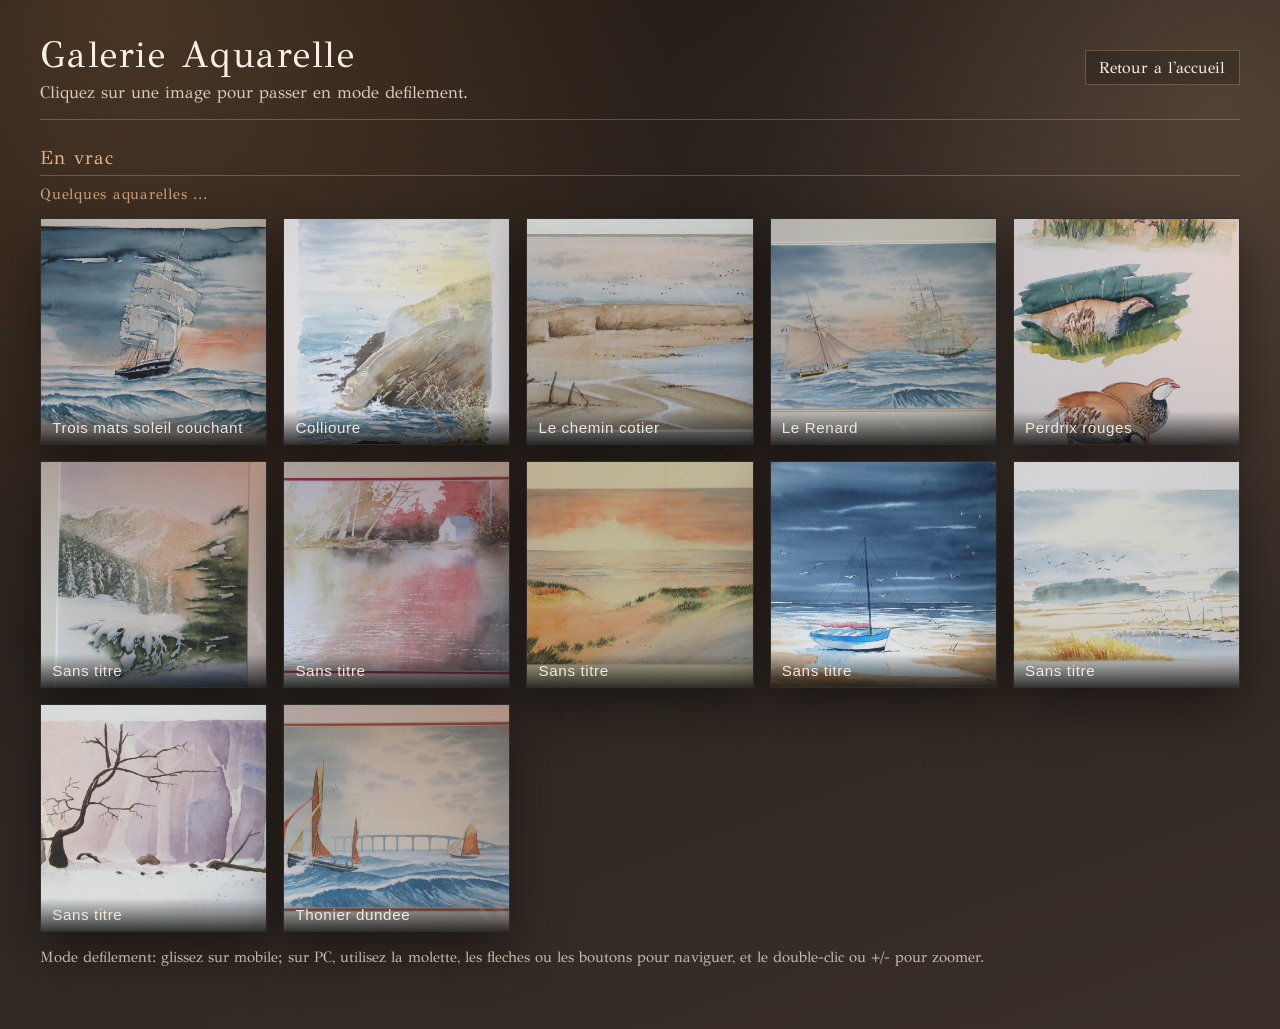
<file: html/gallery_aquarelle.html>
<!DOCTYPE html><html lang="fr"><head><meta charset="utf-8"><meta name="viewport" content="width=device-width,initial-scale=1"><meta name="description" content="Découvrez les aquarelles de Bruno Lhomet, entre paysages, marines et créations originales."><title>Galerie Aquarelle | Bruno Lhomet</title><link rel="canonical" href="https://brunolhomet.com/html/gallery_aquarelle.html"><script type="module" crossorigin src="../assets/galleryAquarelle-DaB3eDnq.js"></script><link rel="modulepreload" crossorigin href="../assets/translation-Du7D4PGe.js"><link rel="modulepreload" crossorigin href="../assets/protect-B8ecsCdI.js"><link rel="modulepreload" crossorigin href="../assets/gallery-CwNlGW-A.js"><link rel="stylesheet" crossorigin href="../assets/gallery-CDSRCGUn.css"></head><body><main class="page"><header class="topbar"><div><h1 id="gallery_aquarelle-title"></h1><p class="subtitle" id="gallery_aquarelle-subtitle"></p></div><div class="topbar-actions"><a class="back-link" href="../index.html#work" id="gallery_aquarelle-back_link"></a></div></header><div class="gallery-parts" id="gallery-grid" aria-label="Galerie d'oeuvres a l'aquarelle"><section class="gallery-part" aria-label="En vrac"><h2 class="gallery-part-title" id="gallery_aquarelle-section-en_vrac"></h2><h3 class="gallery-part-subtitle" id="gallery_aquarelle-section-en_vrac_subtitle"></h3><div class="gallery-grid"><button class="thumb-btn" type="button"><img src="../assets/gallery_aquarelle_3_mats_soleil_couchant_thumbnails-Bzcb3eLE.JPG" alt="Trois mats soleil couchant" loading="lazy"> <span class="thumb-label">Trois mats soleil couchant</span></button> <button class="thumb-btn" type="button"><img src="../assets/gallery_aquarelle_collioure_thumbnails-CeltjNJU.JPG" alt="Collioure" loading="lazy"> <span class="thumb-label">Collioure</span></button> <button class="thumb-btn" type="button"><img src="../assets/gallery_aquarelle_le_chemin_cotier_thumbnails-BIZKsGcN.jpg" alt="Le chemin cotier" loading="lazy"> <span class="thumb-label">Le chemin cotier</span></button> <button class="thumb-btn" type="button"><img src="../assets/gallery_aquarelle_le_renard_thumbnails-DcvKiOub.JPG" alt="Le Renard" loading="lazy"> <span class="thumb-label">Le Renard</span></button> <button class="thumb-btn" type="button"><img src="../assets/gallery_aquarelle_perdrix_rouges_thumbnails-C4qwUUDa.JPG" alt="Perdrix rouges" loading="lazy"> <span class="thumb-label">Perdrix rouges</span></button> <button class="thumb-btn" type="button"><img src="../assets/gallery_aquarelle_sans_titre_1_thumbnails-j6rqiBiE.JPG" alt="Sans titre" loading="lazy"> <span class="thumb-label">Sans titre</span></button> <button class="thumb-btn" type="button"><img src="../assets/gallery_aquarelle_sans_titre_2_thumbnails-Dx08GEeb.JPG" alt="Sans titre" loading="lazy"> <span class="thumb-label">Sans titre</span></button> <button class="thumb-btn" type="button"><img src="../assets/gallery_aquarelle_sans_titre_3_thumbnails-B8XZhZog.JPG" alt="Sans titre" loading="lazy"> <span class="thumb-label">Sans titre</span></button> <button class="thumb-btn" type="button"><img src="../assets/gallery_aquarelle_sans_titre_4_thumbnails-B6YqS3kz.JPG" alt="Sans titre" loading="lazy"> <span class="thumb-label">Sans titre</span></button> <button class="thumb-btn" type="button"><img src="../assets/gallery_aquarelle_sans_titre_5_thumbnails-DtZzaiUm.JPG" alt="Sans titre" loading="lazy"> <span class="thumb-label">Sans titre</span></button> <button class="thumb-btn" type="button"><img src="../assets/gallery_aquarelle_sans_titre_6_thumbnails-DKAY-7zp.JPG" alt="Sans titre" loading="lazy"> <span class="thumb-label">Sans titre</span></button> <button class="thumb-btn" type="button"><img src="../assets/gallery_aquarelle_thonier_dundee_thumbnails-CWJ3w40R.JPG" alt="Thonier dundee" loading="lazy"> <span class="thumb-label">Thonier dundee</span></button></div></section></div><p class="note" id="gallery_aquarelle-note"></p></main><aside class="lightbox" id="lightbox" aria-hidden="true" aria-label="Visionneuse plein ecran"><div class="lightbox-header"><div class="lightbox-hint" id="gallery_aquarelle-lightbox-hint">Mode defilement actif</div><div class="lightbox-actions"><button class="close-btn icon-btn fullscreen-btn" id="fullscreen-btn" type="button" aria-label="Activer le plein ecran" title="Activer le plein ecran"><span class="icon icon-expand" aria-hidden="true"></span> <span class="sr-only" id="gallery_aquarelle-lightbox-fullscreen_text">Plein ecran</span></button> <button class="close-btn icon-btn" id="close-btn" type="button" aria-label="Fermer la visionneuse" title="Fermer la visionneuse"><span class="icon icon-close" aria-hidden="true"></span> <span class="sr-only" id="gallery_aquarelle-lightbox-close_text">Fermer</span></button></div></div><div class="slider-wrap"><button class="nav-btn" id="prev-btn" type="button" aria-label="Image precedente">&#10094;</button><div class="slider" id="slider"><figure class="slide" data-label="Trois mats soleil couchant - aquarelle"><img src="../assets/gallery_aquarelle_3_mats_soleil_couchant-OrEGH1F3.JPG" alt="Trois mats soleil couchant - aquarelle"></figure><figure class="slide" data-label="Collioure - aquarelle"><img src="../assets/gallery_aquarelle_collioure-BhkK6vpG.JPG" alt="Collioure - aquarelle"></figure><figure class="slide" data-label="Le chemin cotier - aquarelle"><img src="../assets/gallery_aquarelle_le_chemin_cotier-C9dUHDm8.jpg" alt="Le chemin cotier - aquarelle"></figure><figure class="slide" data-label="Le Renard - aquarelle"><img src="../assets/gallery_aquarelle_le_renard-QwmmWNVA.JPG" alt="Le Renard - aquarelle"></figure><figure class="slide" data-label="Perdrix rouges - aquarelle"><img src="../assets/gallery_aquarelle_perdrix_rouges-ChK574OZ.JPG" alt="Perdrix rouges - aquarelle"></figure><figure class="slide" data-label="Sans titre - aquarelle"><img src="../assets/gallery_aquarelle_sans_titre_1-DQJfa0Sr.JPG" alt="Sans titre - aquarelle"></figure><figure class="slide" data-label="Sans titre - aquarelle"><img src="../assets/gallery_aquarelle_sans_titre_2-BAmRzkuc.JPG" alt="Sans titre - aquarelle"></figure><figure class="slide" data-label="Sans titre - aquarelle"><img src="../assets/gallery_aquarelle_sans_titre_3-CGR8qwNj.JPG" alt="Sans titre - aquarelle"></figure><figure class="slide" data-label="Sans titre - aquarelle"><img src="../assets/gallery_aquarelle_sans_titre_4-BlrvPCyE.JPG" alt="Sans titre - aquarelle"></figure><figure class="slide" data-label="Sans titre - aquarelle"><img src="../assets/gallery_aquarelle_sans_titre_5-CbuBpRob.JPG" alt="Sans titre - aquarelle"></figure><figure class="slide" data-label="Sans titre - aquarelle"><img src="../assets/gallery_aquarelle_sans_titre_6-C_tIv58a.JPG" alt="Sans titre - aquarelle"></figure><figure class="slide" data-label="Thonier dundee - aquarelle"><img src="../assets/gallery_aquarelle_thonier_dundee-DXL64iw-.JPG" alt="Thonier dundee - aquarelle"></figure></div><button class="nav-btn" id="next-btn" type="button" aria-label="Image suivante">&#10095;</button></div><div class="caption" id="caption"></div><div class="counter" id="counter"></div></aside></body></html>
</file>
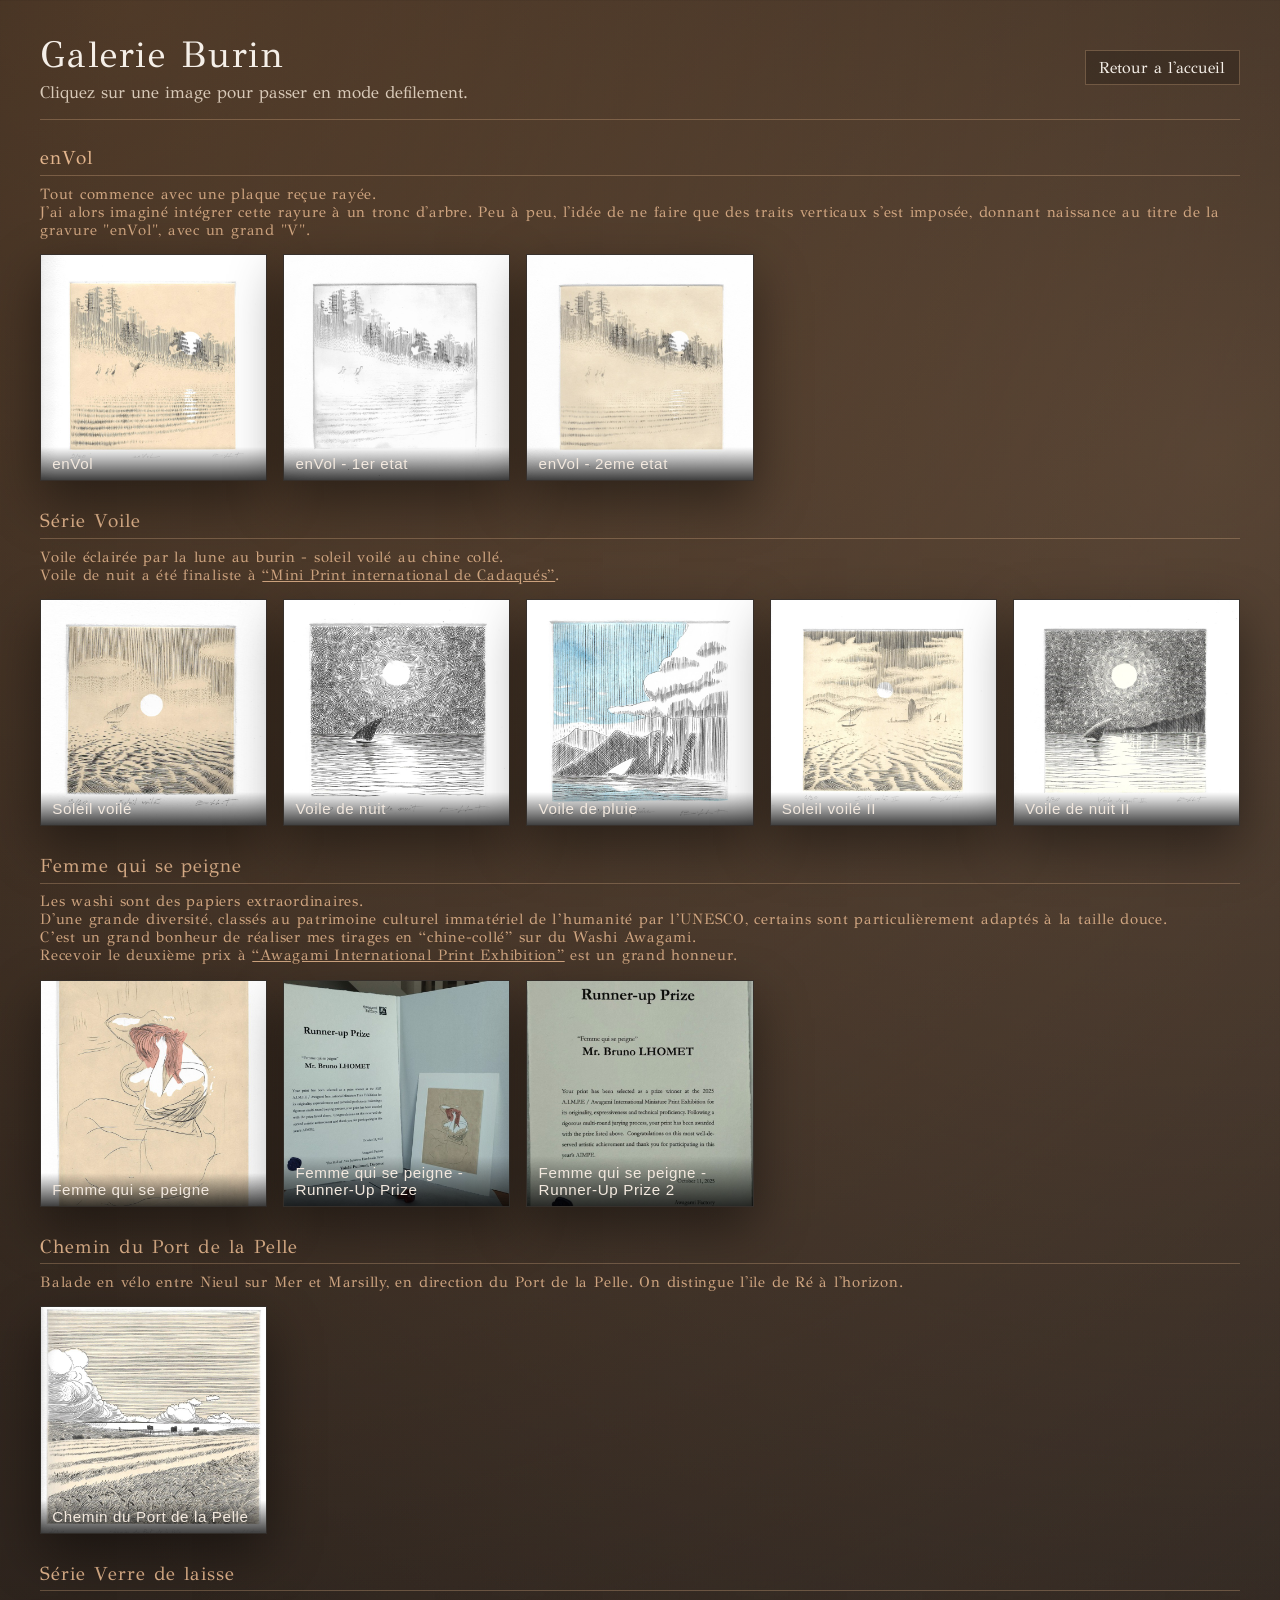
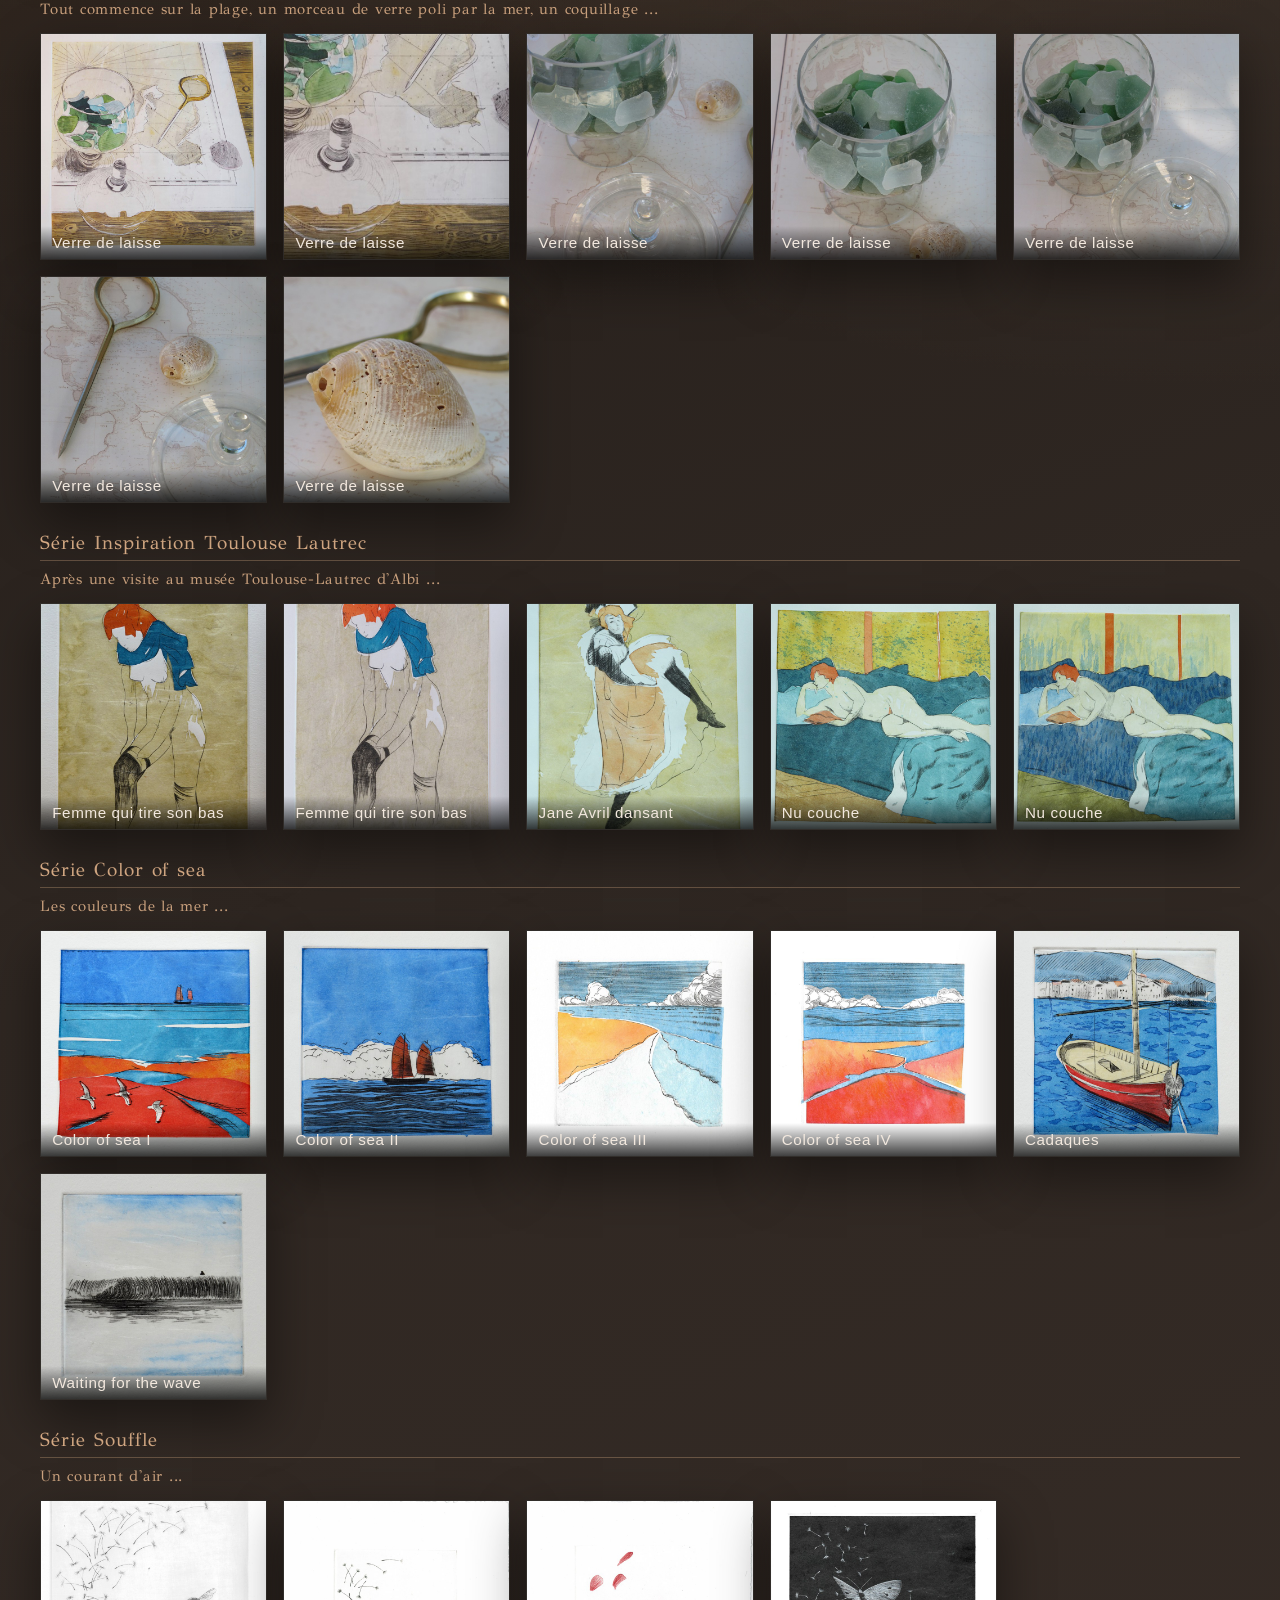
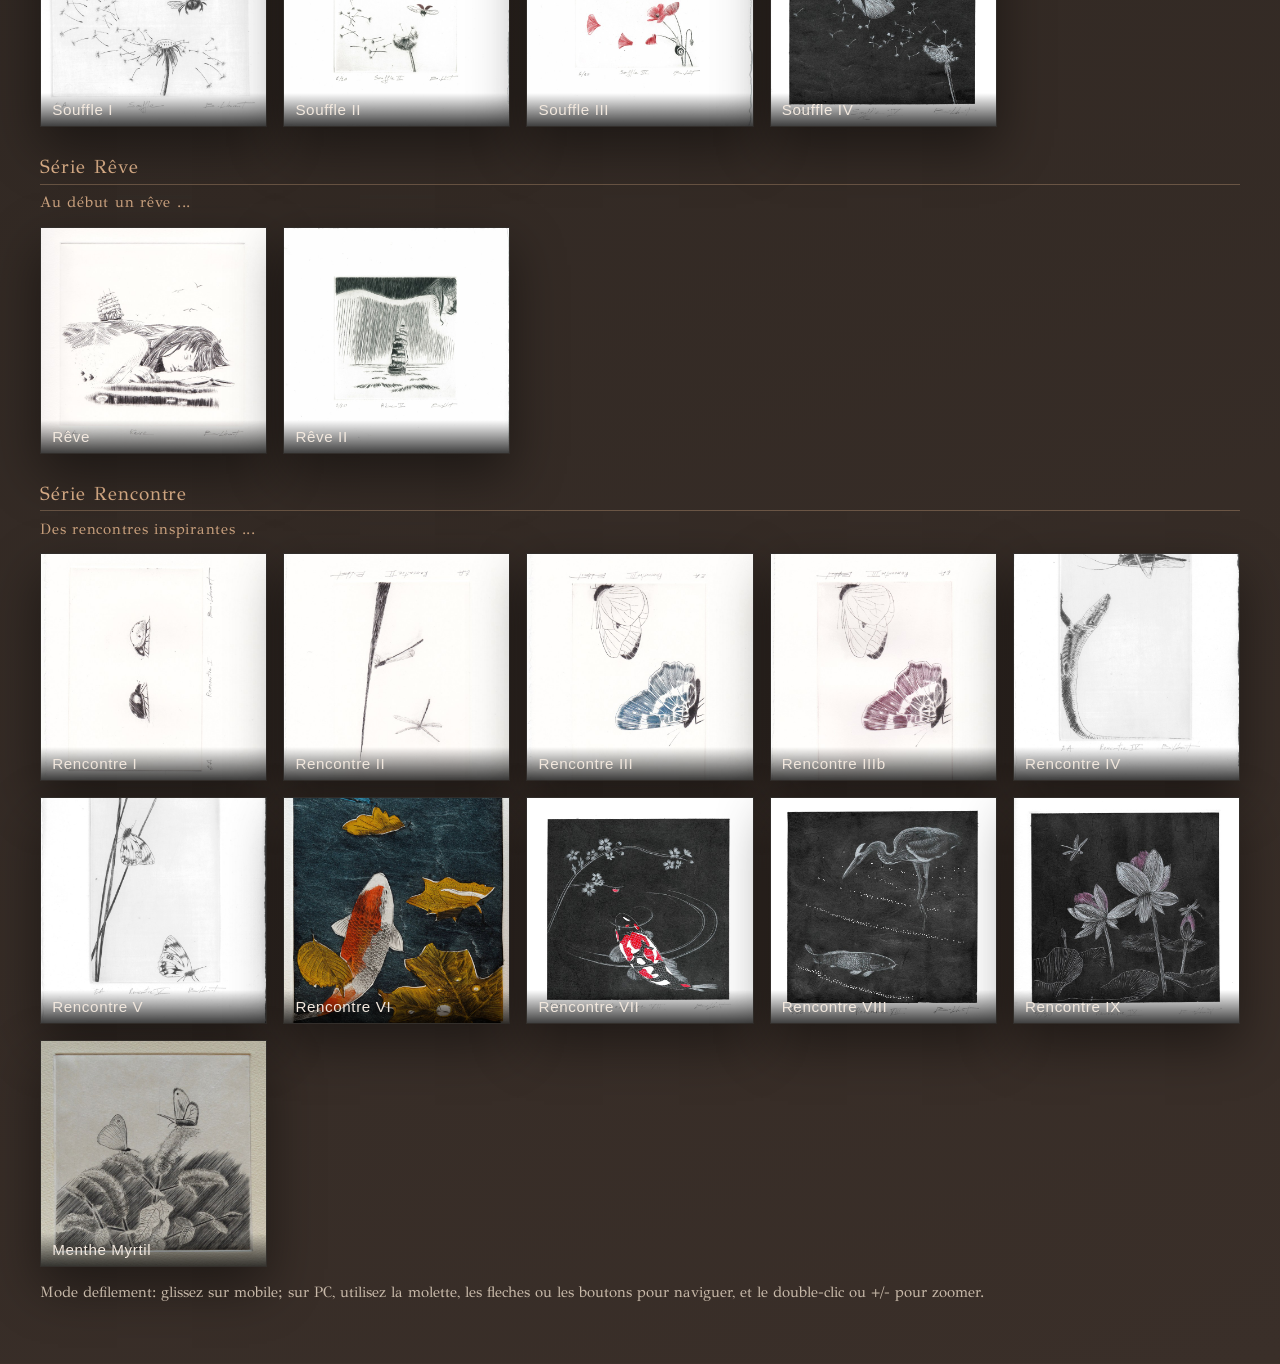
<file: html/gallery_burin.html>
<!DOCTYPE html><html lang="fr"><head><meta charset="utf-8"><meta name="viewport" content="width=device-width,initial-scale=1"><meta name="description" content="Explorez les gravures au burin de Bruno Lhomet, séries originales et états de création."><title>Galerie Burin | Bruno Lhomet</title><link rel="canonical" href="https://brunolhomet.com/html/gallery_burin.html"><script type="module" crossorigin src="../assets/galleryBurin-DaB3eDnq.js"></script><link rel="modulepreload" crossorigin href="../assets/translation-Du7D4PGe.js"><link rel="modulepreload" crossorigin href="../assets/protect-B8ecsCdI.js"><link rel="modulepreload" crossorigin href="../assets/gallery-CwNlGW-A.js"><link rel="stylesheet" crossorigin href="../assets/gallery-CDSRCGUn.css"></head><body><main class="page"><header class="topbar"><div><h1 id="gallery_burin-title"></h1><p class="subtitle" id="gallery_burin-subtitle"></p></div><div class="topbar-actions"><a class="back-link" href="../index.html#work" id="gallery_burin-back_link"></a></div></header><div class="gallery-parts" id="gallery-grid" aria-label="Galerie d'oeuvres au burin"><section class="gallery-part" aria-label="enVol"><h2 class="gallery-part-title" id="gallery_burin-section-en_vol"></h2><h3 class="gallery-part-subtitle" id="gallery_burin-section-en_vol_subtitle"></h3><div class="gallery-grid"><button class="thumb-btn" type="button"><img src="../assets/gallery_burin_enVol_thumbnails-BtU6GZFD.jpg" alt="enVol" loading="lazy"> <span class="thumb-label">enVol</span></button> <button class="thumb-btn" type="button"><img src="../assets/gallery_burin_enVol_1erEtat_thumbnails-CPkmSVS4.jpg" alt="enVol - 1er etat" loading="lazy"> <span class="thumb-label">enVol - 1er etat</span></button> <button class="thumb-btn" type="button"><img src="../assets/gallery_burin_enVol_2emeEtat_thumbnails-C4RVg-xO.jpg" alt="enVol - 2eme etat" loading="lazy"> <span class="thumb-label">enVol - 2eme etat</span></button></div></section><section class="gallery-part" aria-label="Serie Voile"><h2 class="gallery-part-title" id="gallery_burin-section-voile"></h2><h3 class="gallery-part-subtitle" id="gallery_burin-section-voile_subtitle"></h3><div class="gallery-grid"><button class="thumb-btn" type="button"><img src="../assets/gallery_burin_soleil_voile_thumbnails-8gC5PLfc.jpg" alt="Soleil voilé" loading="lazy"> <span class="thumb-label">Soleil voilé</span></button> <button class="thumb-btn" type="button"><img src="../assets/gallery_burin_voile_de_nuit_thumbnails-Bfprj_An.jpg" alt="Voile de nuit" loading="lazy"> <span class="thumb-label">Voile de nuit</span></button> <button class="thumb-btn" type="button"><img src="../assets/gallery_burin_voile_de_%20pluie_thumbnails-BWMRUacp.jpg" alt="Voile de pluie" loading="lazy"> <span class="thumb-label">Voile de pluie</span></button> <button class="thumb-btn" type="button"><img src="../assets/gallery_burin_soleil_voile_II_thumbnails-DjGNNEJE.jpg" alt="Soleil voilé II" loading="lazy"> <span class="thumb-label">Soleil voilé II</span></button> <button class="thumb-btn" type="button"><img src="../assets/gallery_burin_volie_de_nuit_II_thumbnails-BD0mreHL.jpg" alt="Voile de nuit II" loading="lazy"> <span class="thumb-label">Voile de nuit II</span></button></div></section><section class="gallery-part" aria-label="Serie Femme qui se peigne"><h2 class="gallery-part-title" id="gallery_burin-section-femme_qui_se_peigne"></h2><h3 class="gallery-part-subtitle" id="gallery_burin-section-femme_qui_se_peigne_subtitle"></h3><div class="gallery-grid"><button class="thumb-btn" type="button"><img src="../assets/gallery_burin_femme_qui_se_peigne_thumbnails-z7uE6YRh.jpg" alt="Femme qui se peigne" loading="lazy"> <span class="thumb-label">Femme qui se peigne</span></button> <button class="thumb-btn" type="button"><img src="../assets/gallery_burin_femme_qui_se_peigne_award_thumbnails-AGkCo6tr.jpg" alt="Femme qui se peigne - Runner-Up Prize " loading="lazy"> <span class="thumb-label">Femme qui se peigne - Runner-Up Prize</span></button> <button class="thumb-btn" type="button"><img src="../assets/gallery_burin_femme_qui_se_peigne_award_2_thumbnails-B3zcPN_T.jpg" alt="Femme qui se peigne - Runner-Up Prize 2" loading="lazy"> <span class="thumb-label">Femme qui se peigne - Runner-Up Prize 2</span></button></div></section><section class="gallery-part" aria-label="Chemin du Port de la Pelle"><h2 class="gallery-part-title" id="gallery_burin-section-chemin_du_port_de_la_pelle"></h2><h3 class="gallery-part-subtitle" id="gallery_burin-section-chemin_du_port_de_la_pelle_subtitle">Partis de Nieul, en direction du Port de la Pelle à Marsilly</h3><div class="gallery-grid"><button class="thumb-btn" type="button"><img src="../assets/gallery_burin_chemin_du_port_de_la_Pelle_thumbnails-Cyho90Ci.jpg" alt="Chemin du Port de la Pelle" loading="lazy"> <span class="thumb-label">Chemin du Port de la Pelle</span></button></div></section><section class="gallery-part" aria-label="Serie Verre de laisse"><h2 class="gallery-part-title" id="gallery_burin-section-verre_de_laisse"></h2><h3 class="gallery-part-subtitle" id="gallery_burin-section-verre_de_laisse_subtitle"></h3><div class="gallery-grid"><button class="thumb-btn" type="button"><img src="../assets/gallery_burin_verre_de_laisse_thumbnails-BLON2G74.jpg" alt="Verre de laisse" loading="lazy"> <span class="thumb-label">Verre de laisse</span></button> <button class="thumb-btn" type="button"><img src="../assets/gallery_burin_verre_de_laisse_1_thumbnails-BeB9JNaw.jpg" alt="Verre de laisse" loading="lazy"> <span class="thumb-label">Verre de laisse</span></button> <button class="thumb-btn" type="button"><img src="../assets/gallery_burin_verre_de_laisse_2_thumbnails-D0iI9MTr.jpg" alt="Verre de laisse" loading="lazy"> <span class="thumb-label">Verre de laisse</span></button> <button class="thumb-btn" type="button"><img src="../assets/gallery_burin_verre_de_laisse_3_thumbnails-BMjHrwvT.jpg" alt="Verre de laisse" loading="lazy"> <span class="thumb-label">Verre de laisse</span></button> <button class="thumb-btn" type="button"><img src="../assets/gallery_burin_verre_de_laisse_4_thumbnails-CdgUdpnm.jpg" alt="Verre de laisse" loading="lazy"> <span class="thumb-label">Verre de laisse</span></button> <button class="thumb-btn" type="button"><img src="../assets/gallery_burin_verre_de_laisse_5_thumbnails-DiVcp4kj.jpg" alt="Verre de laisse" loading="lazy"> <span class="thumb-label">Verre de laisse</span></button> <button class="thumb-btn" type="button"><img src="../assets/gallery_burin_verre_de_laisse_6_thumbnails-D9oSl7DJ.jpg" alt="Verre de laisse" loading="lazy"> <span class="thumb-label">Verre de laisse</span></button></div></section><section class="gallery-part" aria-label="Serie Inspiration Toulouse Lautrec"><h2 class="gallery-part-title" id="gallery_burin-section-inspiration_toulouse_lautrec"></h2><h3 class="gallery-part-subtitle" id="gallery_burin-section-inspiration_toulouse_lautrec_subtitle"></h3><div class="gallery-grid"><button class="thumb-btn" type="button"><img src="../assets/gallery_burin_femme_qui_tire_son%20bas%20_thumbnails-BA52xjdz.jpg" alt="Femme qui tire son bas" loading="lazy"> <span class="thumb-label">Femme qui tire son bas</span></button> <button class="thumb-btn" type="button"><img src="../assets/gallery_burin_femme_qui_tire_son_bas_2_thumbnails-CeEjkhRl.jpg" alt="Femme qui tire son bas" loading="lazy"> <span class="thumb-label">Femme qui tire son bas</span></button> <button class="thumb-btn" type="button"><img src="../assets/gallery_burin_jane_avril_dansant_thumbnails-CS22j65F.jpg" alt="Jane Avril dansant" loading="lazy"> <span class="thumb-label">Jane Avril dansant</span></button> <button class="thumb-btn" type="button"><img src="../assets/gallery_burin_nu%20couche_thumbnails-DEz2Be2l.jpg" alt="Nu couche" loading="lazy"> <span class="thumb-label">Nu couche</span></button> <button class="thumb-btn" type="button"><img src="../assets/gallery_burin_nu_couche_2_thumbnails-BU6IC4d4.jpg" alt="Nu couche" loading="lazy"> <span class="thumb-label">Nu couche</span></button></div></section><section class="gallery-part" aria-label="Color of sea"><h2 class="gallery-part-title" id="gallery_burin-section-color_of_sea"></h2><h3 class="gallery-part-subtitle" id="gallery_burin-section-color_of_sea_subtitle"></h3><div class="gallery-grid"><button class="thumb-btn" type="button"><img src="../assets/gallery_burin_color_of_sea_thumbnails-BnOfLfjb.jpg" alt="Color of sea I" loading="lazy"> <span class="thumb-label">Color of sea I</span></button> <button class="thumb-btn" type="button"><img src="../assets/gallery_burin_color_of_sea_II_thumbnails-6izQoOR3.jpg" alt="Color of sea II" loading="lazy"> <span class="thumb-label">Color of sea II</span></button> <button class="thumb-btn" type="button"><img src="../assets/gallery_burin_color_of_sea_III_thumbnails-I7_t0-6G.jpg" alt="Color of sea III" loading="lazy"> <span class="thumb-label">Color of sea III</span></button> <button class="thumb-btn" type="button"><img src="../assets/gallery_burin_color_of_sea_IV_thumbnails-vvIVgRdd.jpg" alt="Color of sea IV" loading="lazy"> <span class="thumb-label">Color of sea IV</span></button> <button class="thumb-btn" type="button"><img src="../assets/gallery_burin_cadaques_thumbnails-BoY8ew5J.jpg" alt="Cadaques" loading="lazy"> <span class="thumb-label">Cadaques</span></button> <button class="thumb-btn" type="button"><img src="../assets/gallery_burin_waiting_for_the_wave_thumbnails-1sXWRUIb.jpg" alt="Waiting for the wave" loading="lazy"> <span class="thumb-label">Waiting for the wave</span></button></div></section><section class="gallery-part" aria-label="Serie Souffle"><h2 class="gallery-part-title" id="gallery_burin-section-souffle"></h2><h3 class="gallery-part-subtitle" id="gallery_burin-section-souffle_subtitle"></h3><div class="gallery-grid"><button class="thumb-btn" type="button"><img src="../assets/gallery_burin_souffle_thumbnails-C9Cw9r0V.jpg" alt="Souffle I" loading="lazy"> <span class="thumb-label">Souffle I</span></button> <button class="thumb-btn" type="button"><img src="../assets/gallery_burin_souffle_II_thumbnails-CzNSSbKN.jpg" alt="Souffle II" loading="lazy"> <span class="thumb-label">Souffle II</span></button> <button class="thumb-btn" type="button"><img src="../assets/gallery_burin_souffle_III_thumbnails-DqgmJyA5.jpg" alt="Souffle III" loading="lazy"> <span class="thumb-label">Souffle III</span></button> <button class="thumb-btn" type="button"><img src="../assets/gallery_burin_souffle_IV_thumbnails-CIkZ3ELb.jpg" alt="Souffle IV" loading="lazy"> <span class="thumb-label">Souffle IV</span></button></div></section><section class="gallery-part" aria-label="Serie Rêve"><h2 class="gallery-part-title" id="gallery_burin-section-reve"></h2><h3 class="gallery-part-subtitle" id="gallery_burin-section-reve_subtitle"></h3><div class="gallery-grid"><button class="thumb-btn" type="button"><img src="../assets/gallery_burin_reve_thumbnails-CgSw1O_U.jpg" alt="Rêve" loading="lazy"> <span class="thumb-label">Rêve</span></button> <button class="thumb-btn" type="button"><img src="../assets/gallery_burin_reve_II_thumbnails-DD8vB6qt.jpg" alt="Rêve II" loading="lazy"> <span class="thumb-label">Rêve II</span></button></div></section><section class="gallery-part" aria-label="Serie Rencontre"><h2 class="gallery-part-title" id="gallery_burin-section-rencontre"></h2><h3 class="gallery-part-subtitle" id="gallery_burin-section-rencontre_subtitle"></h3><div class="gallery-grid"><button class="thumb-btn" type="button"><img src="../assets/gallery_burin_rencontre_I_thumbnails-lQ_lMazH.jpg" alt="Rencontre I" loading="lazy"> <span class="thumb-label">Rencontre I</span></button> <button class="thumb-btn" type="button"><img src="../assets/gallery_burin_rencontre_II_thumbnails-BhsHWaHO.jpg" alt="Rencontre II" loading="lazy"> <span class="thumb-label">Rencontre II</span></button> <button class="thumb-btn" type="button"><img src="../assets/gallery_burin_rencontre_III_thumbnails-DRJifjmN.jpg" alt="Rencontre III" loading="lazy"> <span class="thumb-label">Rencontre III</span></button> <button class="thumb-btn" type="button"><img src="../assets/gallery_burin_rencontre_IIIb_thumbnails-BagzB3Fu.jpg" alt="Rencontre IIIb" loading="lazy"> <span class="thumb-label">Rencontre IIIb</span></button> <button class="thumb-btn" type="button"><img src="../assets/gallery_burin_rencontre_IV_thumbnails-Cx0PnGBT.jpg" alt="Rencontre IV" loading="lazy"> <span class="thumb-label">Rencontre IV</span></button> <button class="thumb-btn" type="button"><img src="../assets/gallery_burin_rencontre_V_thumbnails-CVSZhBuW.jpg" alt="Rencontre V" loading="lazy"> <span class="thumb-label">Rencontre V</span></button> <button class="thumb-btn" type="button"><img src="../assets/gallery_burin_rencontre_VI._thumbnails-CiFdSK3u.jpg" alt="Rencontre VI" loading="lazy"> <span class="thumb-label">Rencontre VI</span></button> <button class="thumb-btn" type="button"><img src="../assets/gallery_burin_rencontre_VII_thumbnails-fBCpRNif.jpg" alt="Rencontre VII" loading="lazy"> <span class="thumb-label">Rencontre VII</span></button> <button class="thumb-btn" type="button"><img src="../assets/gallery_burin_rencontre_VIII_thumbnails-WDJytLng.jpg" alt="Rencontre VIII" loading="lazy"> <span class="thumb-label">Rencontre VIII</span></button> <button class="thumb-btn" type="button"><img src="../assets/gallery_burin_rencontre_IX_thumbnails-DHOg416j.jpg" alt="Rencontre IX" loading="lazy"> <span class="thumb-label">Rencontre IX</span></button> <button class="thumb-btn" type="button"><img src="../assets/gallery_burin_menthe_myrtil_thumbnails-BqGzh5gp.jpg" alt="Menthe Myrtil" loading="lazy"> <span class="thumb-label">Menthe Myrtil</span></button></div></section></div><p class="note" id="gallery_burin-note"></p></main><aside class="lightbox" id="lightbox" aria-hidden="true" aria-label="Visionneuse plein ecran"><div class="lightbox-header"><div class="lightbox-hint" id="gallery_burin-lightbox-hint">Mode defilement actif</div><div class="lightbox-actions"><button class="close-btn icon-btn fullscreen-btn" id="fullscreen-btn" type="button" aria-label="Activer le plein ecran" title="Activer le plein ecran"><span class="icon icon-expand" aria-hidden="true"></span> <span class="sr-only" id="gallery_burin-lightbox-fullscreen_text">Plein ecran</span></button> <button class="close-btn icon-btn" id="close-btn" type="button" aria-label="Fermer la visionneuse" title="Fermer la visionneuse"><span class="icon icon-close" aria-hidden="true"></span> <span class="sr-only" id="gallery_burin-lightbox-close_text">Fermer</span></button></div></div><div class="slider-wrap"><button class="nav-btn" id="prev-btn" type="button" aria-label="Image precedente">&#10094;</button><div class="slider" id="slider"><figure class="slide" data-label="enVol - burin / chine collée - matrice 15 x 15 cm - edition 30"><img src="../assets/gallery_burin_enVol-CNA3OSPl.jpg" alt="enVol - burin / chine collée - matrice 15 x 15 cm - edition 30"></figure><figure class="slide" data-label="enVol - 1er etat"><img src="../assets/gallery_burin_enVol_1erEtat-C4IVlwlt.jpg" alt="enVol - 1er etat"></figure><figure class="slide" data-label="enVol - 2eme etat"><img src="../assets/gallery_burin_enVol_2emeEtat-NFc6Z871.jpg" alt="enVol - 2eme etat"></figure><figure class="slide" data-label="Soleil voilé - burin / chine collée - matrice 10 x 10 cm - edition 10"><img src="../assets/gallery_burin_soleil_voile-BTp2fvAm.jpg" alt="Soleil voilé - burin / chine collée - matrice 10 x 10 cm - edition 10"></figure><figure class="slide" data-label="Voile de nuit - burin - matrice 10 x 10 cm - edition 10"><img src="../assets/gallery_burin_voile_de_nuit-chyjpBy8.jpg" alt="Voile de nuit - burin - matrice 10 x 10 cm - edition 10"></figure><figure class="slide" data-label="Voile de pluie - burin / chine collée - matrice 10 x 10 cm - edition 10"><img src="../assets/gallery_burin_voile_de_%20pluie-BeQ3zUF-.jpg" alt="Voile de pluie - burin / chine collée - matrice 10 x 10 cm - edition 10"></figure><figure class="slide" data-label="Soleil voilé II - burin / chine collée - matrice 15 x 15 cm - edition 30"><img src="../assets/gallery_burin_soleil_voile_II-Do_GfmL_.jpg" alt="Soleil voilé II - burin / chine collée - matrice 15 x 15 cm - edition 30"></figure><figure class="slide" data-label="Voile de nuit II - burin / chine collée - matrice 15 x 15 cm - edition 30"><img src="../assets/gallery_burin_volie_de_nuit_II-D3roPUUF.jpg" alt="Voile de nuit II - burin / chine collée - matrice 15 x 15 cm - edition 30"></figure><figure class="slide" data-label="Femme qui se peigne - burin / chine collée - matrice 15 x 20 cm - edition 30"><img src="../assets/gallery_burin_femme_qui_se_peigne-2FV7QYnp.jpg" alt="Femme qui se peigne - burin / chine collée - matrice 15 x 20 cm - edition 30"></figure><figure class="slide" data-label="Femme qui se peigne - Runner-Up Prize"><img src="../assets/gallery_burin_femme_qui_se_peigne_award-Bg8U1nNK.jpg" alt="Femme qui se peigne - Runner-Up Prize"></figure><figure class="slide" data-label="Femme qui se peigne - Runner-Up Prize 2"><img src="../assets/gallery_burin_femme_qui_se_peigne_award_2-Aii2YD0R.jpg" alt="Femme qui se peigne - Runner-Up Prize 2"></figure><figure class="slide" data-label="Chemin du Port de la Pelle - burin / chine collée - matrice 20 x 20 cm - edition 30"><img src="../assets/gallery_burin_chemin_du_port_de_la_Pelle-BVd3iChu.jpg" alt="Chemin du Port de la Pelle - burin / chine collée - matrice 20 x 20 cm - edition 30"></figure><figure class="slide" data-label="Verre de laisse - burin / chine collée - matrice 20 x 20 cm - edition 30"><img src="../assets/gallery_burin_verre_de_laisse-BSh66F5-.JPG" alt="Verre de laisse - burin / chine collée - matrice 20 x 20 cm - edition 30"></figure><figure class="slide" data-label="Verre de laisse - burin / chine collée - matrice 20 x 20 cm - edition 30"><img src="../assets/gallery_burin_verre_de_laisse_1-tcGhKLN3.JPG" alt="Verre de laisse - burin / chine collée - matrice 20 x 20 cm - edition 30"></figure><figure class="slide" data-label="Verre de laisse - burin / chine collée - matrice 20 x 20 cm - edition 30"><img src="../assets/gallery_burin_verre_de_laisse_2-DqPxkiiq.JPG" alt="Verre de laisse - burin / chine collée - matrice 20 x 20 cm - edition 30"></figure><figure class="slide" data-label="Verre de laisse - burin / chine collée - matrice 20 x 20 cm - edition 30"><img src="../assets/gallery_burin_verre_de_laisse_3-DdEi25uR.JPG" alt="Verre de laisse - burin / chine collée - matrice 20 x 20 cm - edition 30"></figure><figure class="slide" data-label="Verre de laisse - burin / chine collée - matrice 20 x 20 cm - edition 30"><img src="../assets/gallery_burin_verre_de_laisse_4-DsrCwpa_.JPG" alt="Verre de laisse - burin / chine collée - matrice 20 x 20 cm - edition 30"></figure><figure class="slide" data-label="Verre de laisse - burin / chine collée - matrice 20 x 20 cm - edition 30"><img src="../assets/gallery_burin_verre_de_laisse_5-CrGfZsq1.JPG" alt="Verre de laisse - burin / chine collée - matrice 20 x 20 cm - edition 30"></figure><figure class="slide" data-label="Verre de laisse - burin / chine collée - matrice 20 x 20 cm - edition 30"><img src="../assets/gallery_burin_verre_de_laisse_6-IX_IU7HW.JPG" alt="Verre de laisse - burin / chine collée - matrice 20 x 20 cm - edition 30"></figure><figure class="slide" data-label="Femme qui tire son bas - burin / chine collée - matrice 15 x 20 cm - edition 50"><img src="../assets/gallery_burin_femme_qui_tire_son%20bas%20-9wH-ZbFU.JPG" alt="Femme qui tire son bas - burin / chine collée - matrice 15 x 20 cm - edition 50"></figure><figure class="slide" data-label="Femme qui tire son bas - burin / chine collée - matrice 15 x 20 cm - edition 50"><img src="../assets/gallery_burin_femme_qui_tire_son_bas_2-KrrB8lhe.JPG" alt="Femme qui tire son bas - burin / chine collée - matrice 15 x 20 cm - edition 50"></figure><figure class="slide" data-label="Jane Avril dansant - burin / chine collée - matrice 15 x 20 cm - edition 50"><img src="../assets/gallery_burin_jane_avril_dansant-DHh1_xnj.JPG" alt="Jane Avril dansant - burin / chine collée - matrice 15 x 20 cm - edition 50"></figure><figure class="slide" data-label="Nu couche - burin / chine collée - matrice 20 x 20 cm - edition 50"><img src="../assets/gallery_burin_nu%20couche-1Uyx5LQX.JPG" alt="Nu couche - burin / chine collée - matrice 20 x 20 cm - edition 50"></figure><figure class="slide" data-label="Nu couche - burin / chine collée - matrice 20 x 20 cm - edition 50"><img src="../assets/gallery_burin_nu_couche_2-DXiAAMOk.JPG" alt="Nu couche - burin / chine collée - matrice 20 x 20 cm - edition 50"></figure><figure class="slide" data-label="Color of sea I - burin / chine collée - matrice 10 x 10 cm - edition 10"><img src="../assets/gallery_burin_color_of_sea-CJvuQrKZ.JPG" alt="Color of sea I - burin / chine collée - matrice 10 x 10 cm - edition 10"></figure><figure class="slide" data-label="Color of sea II - burin / chine collée - matrice 10 x 10 cm - edition 10"><img src="../assets/gallery_burin_color_of_sea_II-Dxgh5oGf.JPG" alt="Color of sea II - burin / chine collée - matrice 10 x 10 cm - edition 10"></figure><figure class="slide" data-label="Color of sea III - burin / chine collée - matrice 10 x 10 cm - edition 10"><img src="../assets/gallery_burin_color_of_sea_III-BoHK9kM7.JPG" alt="Color of sea III - burin / chine collée - matrice 10 x 10 cm - edition 10"></figure><figure class="slide" data-label="Color of sea IV - burin / chine collée - matrice 10 x 10 cm - edition 10"><img src="../assets/gallery_burin_color_of_sea_IV-BCLQZbuS.JPG" alt="Color of sea IV - burin / chine collée - matrice 10 x 10 cm - edition 10"></figure><figure class="slide" data-label="Cadaques - burin / chine collée - matrice 10 x 10 cm - edition 10"><img src="../assets/gallery_burin_cadaques-D9To-N6u.JPG" alt="Cadaques - burin / chine collée - matrice 10 x 10 cm - edition 10"></figure><figure class="slide" data-label="Waiting for the wave - burin / chine collée - matrice 10 x 10 cm - edition 10"><img src="../assets/gallery_burin_waiting_for_the_wave-ansNTD_v.JPG" alt="Waiting for the wave - burin / chine collée - matrice 10 x 10 cm - edition 10"></figure><figure class="slide" data-label="Souffle - burin - matrice 15 x 15 cm - edition 5"><img src="../assets/gallery_burin_souffle-k8px8fyJ.jpg" alt="Souffle - burin - matrice 15 x 15 cm - edition 5"></figure><figure class="slide" data-label="Souffle II - burin - matrice 10 x 10 cm - edition 10"><img src="../assets/gallery_burin_souffle_II-CpLmVr9V.jpg" alt="Souffle II - burin - matrice 10 x 10 cm - edition 10"></figure><figure class="slide" data-label="Souffle III - burin - matrice 10 x 10 cm - edition 10"><img src="../assets/gallery_burin_souffle_III-B6Eftnxf.jpg" alt="Souffle III - burin - matrice 10 x 10 cm - edition 10"></figure><figure class="slide" data-label="Souffle IV - burin / chine collée - matrice 15 x 15 cm - edition 50"><img src="../assets/gallery_burin_souffle_IV-VoDCxYOb.jpg" alt="Souffle IV - burin / chine collée - matrice 15 x 15 cm - edition 50"></figure><figure class="slide" data-label="Rêve - burin - matrice 15 x 15 cm - edition 15"><img src="../assets/gallery_burin_reve-CluVRtkz.jpg" alt="Rêve - burin - matrice 15 x 15 cm - edition 15"></figure><figure class="slide" data-label="Rêve II - burin - matrice 10 x 10 cm - edition 10"><img src="../assets/gallery_burin_reve_II-DthL3No-.jpg" alt="Rêve II - burin - matrice 10 x 10 cm - edition 10"></figure><figure class="slide" data-label="Rencontre I - burin - matrice 10 x 15 cm - edition 1"><img src="../assets/gallery_burin_rencontre_I-BJvbW65m.jpg" alt="Rencontre I - burin - matrice 10 x 15 cm - edition 1"></figure><figure class="slide" data-label="Rencontre II - burin - matrice 10 x 15 cm - edition 1"><img src="../assets/gallery_burin_rencontre_II-sqnolLN2.jpg" alt="Rencontre II - burin - matrice 10 x 15 cm - edition 1"></figure><figure class="slide" data-label="Rencontre III - burin - matrice 10 x 15 cm - edition 10"><img src="../assets/gallery_burin_rencontre_III-CgY9c-rI.jpg" alt="Rencontre III - burin - matrice 10 x 15 cm - edition 10"></figure><figure class="slide" data-label="Rencontre III - burin - matrice 10 x 15 cm - edition 10"><img src="../assets/gallery_burin_rencontre_IIIb-QqRtPjXx.jpg" alt="Rencontre III - burin - matrice 10 x 15 cm - edition 10"></figure><figure class="slide" data-label="Rencontre IV - burin - matrice 10 x 15 cm - edition 1"><img src="../assets/gallery_burin_rencontre_IV-CWjlFBTG.jpg" alt="Rencontre IV - burin - matrice 10 x 15 cm - edition 1"></figure><figure class="slide" data-label="Rencontre V - burin - matrice 10 x 15 cm - edition 1"><img src="../assets/gallery_burin_rencontre_V-D_hAQvOp.jpg" alt="Rencontre V - burin - matrice 10 x 15 cm - edition 1"></figure><figure class="slide" data-label="Rencontre VI - burin / chine collée - matrice 15 x 20 cm - edition 50"><img src="../assets/gallery_burin_rencontre_VI.-Cu048A9p.jpg" alt="Rencontre VI - burin / chine collée - matrice 15 x 20 cm - edition 50"></figure><figure class="slide" data-label="Rencontre VII - burin / chine collée  - matrice 15 x 15 cm - edition 50"><img src="../assets/gallery_burin_rencontre_VII-C_RV2fQJ.JPG" alt="Rencontre VII - burin / chine collée - matrice 15 x 15 cm - edition 50"></figure><figure class="slide" data-label="Rencontre VIII - burin / chine collée  - matrice 15 x 15 cm - edition 50"><img src="../assets/gallery_burin_rencontre_VIII-CSD8yeOm.JPG" alt="Rencontre VIII - burin / chine collée - matrice 15 x 15 cm - edition 50"></figure><figure class="slide" data-label="Rencontre IX - burin / chine collée  - matrice 15 x 15 cm - edition 50"><img src="../assets/gallery_burin_rencontre_IX-a67f4uZl.jpg" alt="Rencontre IX - burin / chine collée - matrice 15 x 15 cm - edition 50"></figure><figure class="slide" data-label="Menthe Myrtil - burin / chine collée - matrice 15 x 15 cm - edition 15"><img src="../assets/gallery_burin_menthe_myrtil-UffK2Klo.JPG" alt="Menthe Myrtil - burin / chine collée - matrice 15 x 15 cm - edition 15"></figure></div><button class="nav-btn" id="next-btn" type="button" aria-label="Image suivante">&#10095;</button></div><div class="caption" id="caption"></div><div class="counter" id="counter"></div></aside></body></html>
</file>
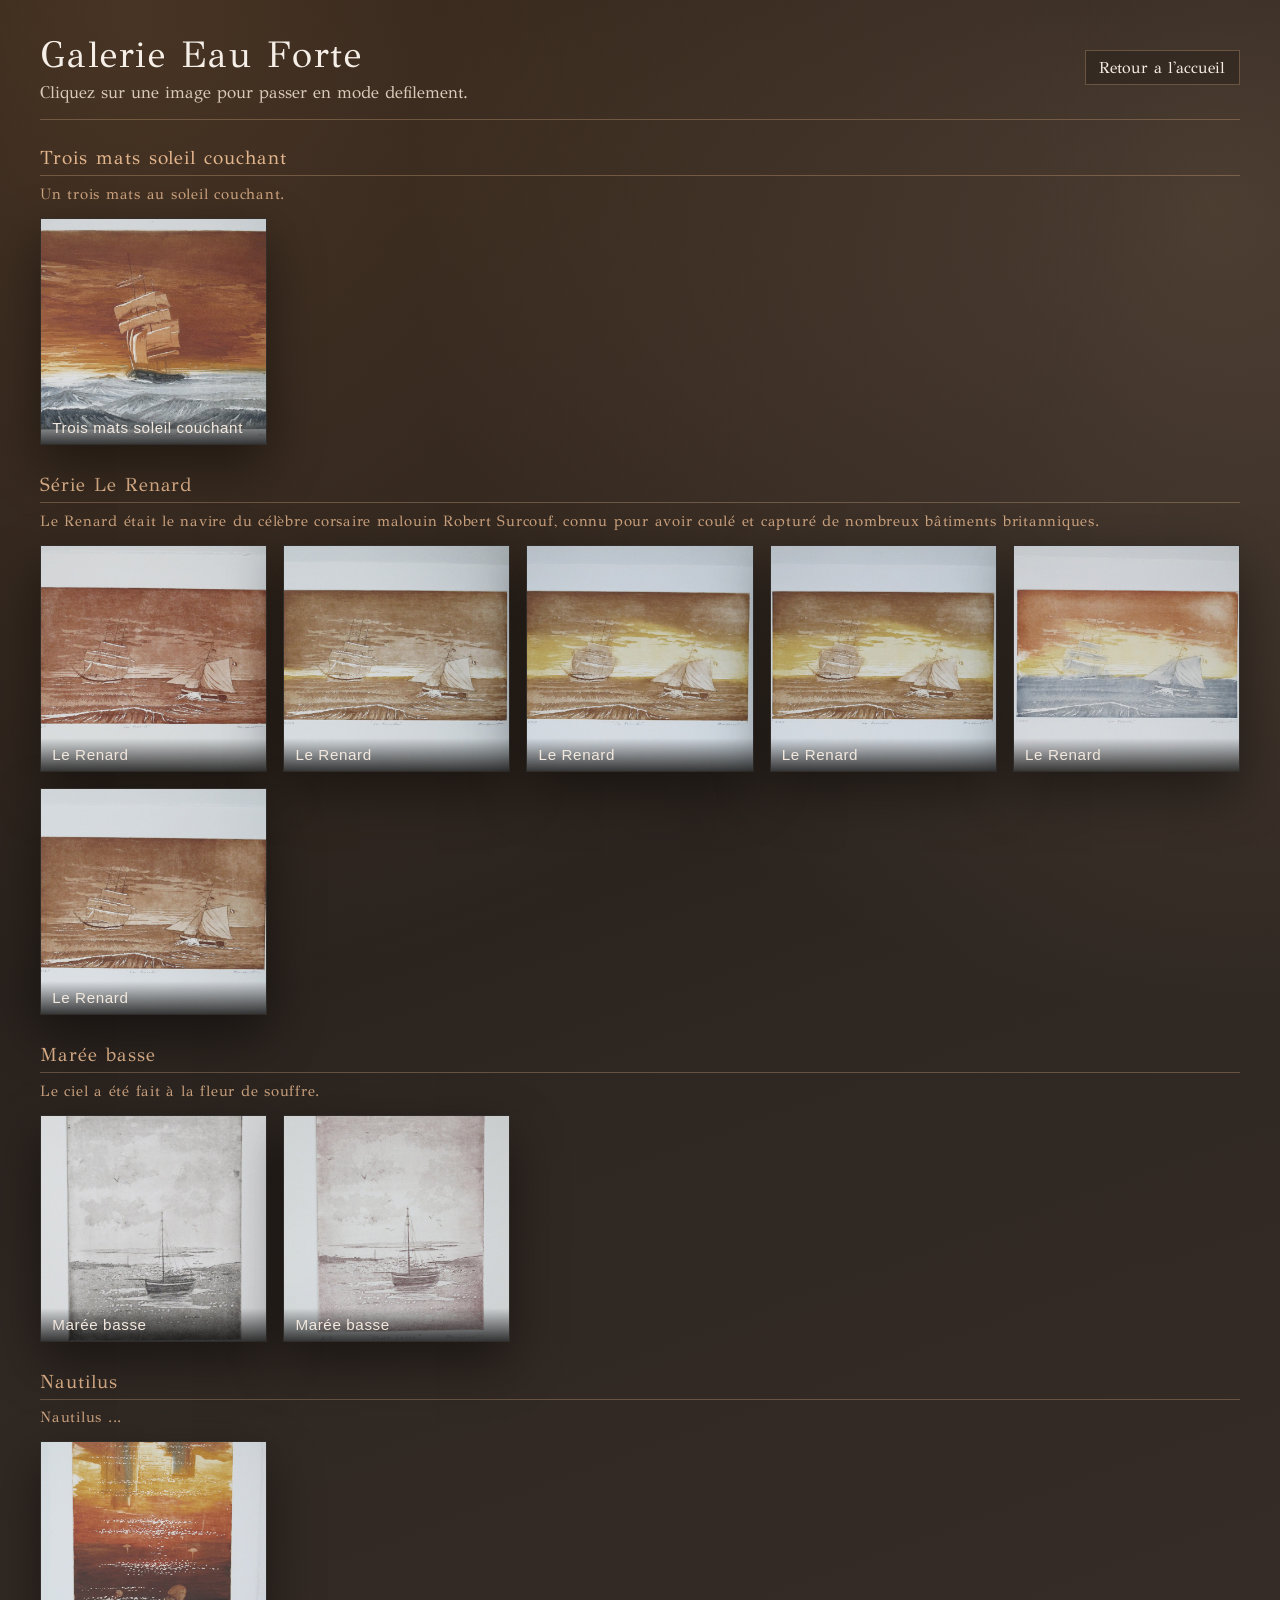
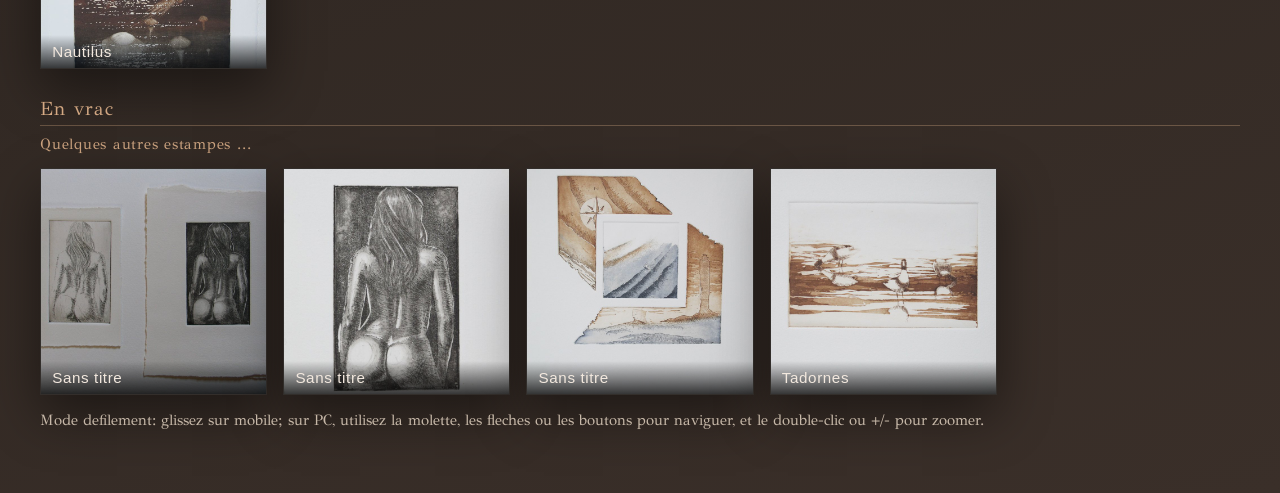
<file: html/gallery_eau_forte.html>
<!DOCTYPE html><html lang="fr"><head><meta charset="utf-8"><meta name="viewport" content="width=device-width,initial-scale=1"><meta name="description" content="Découvrez les eaux-fortes de Bruno Lhomet : marines, paysages et gravures originales."><title>Galerie Eau Forte | Bruno Lhomet</title><link rel="canonical" href="https://brunolhomet.com/html/gallery_eau_forte.html"><script type="module" crossorigin src="../assets/galleryEauForte-DaB3eDnq.js"></script><link rel="modulepreload" crossorigin href="../assets/translation-Du7D4PGe.js"><link rel="modulepreload" crossorigin href="../assets/protect-B8ecsCdI.js"><link rel="modulepreload" crossorigin href="../assets/gallery-CwNlGW-A.js"><link rel="stylesheet" crossorigin href="../assets/gallery-CDSRCGUn.css"></head><body><main class="page"><header class="topbar"><div><h1 id="gallery_eau_forte-title"></h1><p class="subtitle" id="gallery_eau_forte-subtitle"></p></div><div class="topbar-actions"><a class="back-link" href="../index.html#work" id="gallery_eau_forte-back_link"></a></div></header><div class="gallery-parts" id="gallery-grid" aria-label="Galerie d'oeuvres a l'eau forte"><section class="gallery-part" aria-label="Trois mats soleil couchant"><h2 class="gallery-part-title" id="gallery_eau_forte-section-trois_mats"></h2><h3 class="gallery-part-subtitle" id="gallery_eau_forte-section-trois_mats_subtitle"></h3><div class="gallery-grid"><button class="thumb-btn" type="button"><img src="../assets/gallery_eau_forte_trois_mats_soleil_couchant_thumbnails-CsNwgA5c.JPG" alt="Trois mats soleil couchant" loading="lazy"> <span class="thumb-label">Trois mats soleil couchant</span></button></div></section><section class="gallery-part" aria-label="Serie Le Renard"><h2 class="gallery-part-title" id="gallery_eau_forte-section-le_renard"></h2><h3 class="gallery-part-subtitle" id="gallery_eau_forte-section-le_renard_subtitle"></h3><div class="gallery-grid"><button class="thumb-btn" type="button"><img src="../assets/gallery_eau_forte_le_renard_thumbnails-Dphy3ZCu.JPG" alt="Le Renard" loading="lazy"> <span class="thumb-label">Le Renard</span></button> <button class="thumb-btn" type="button"><img src="../assets/gallery_eau_forte_le_renard_2_thumbnails-DVnzzANf.JPG" alt="Le Renard" loading="lazy"> <span class="thumb-label">Le Renard</span></button> <button class="thumb-btn" type="button"><img src="../assets/gallery_eau_forte_le_renard_3_thumbnails-DNdC9P31.JPG" alt="Le Renard" loading="lazy"> <span class="thumb-label">Le Renard</span></button> <button class="thumb-btn" type="button"><img src="../assets/gallery_eau_forte_le_renard_4_thumbnails-DYB8g968.JPG" alt="Le Renard" loading="lazy"> <span class="thumb-label">Le Renard</span></button> <button class="thumb-btn" type="button"><img src="../assets/gallery_eau_forte_le_renard_5_thumbnails-CZBMbkSM.JPG" alt="Le Renard" loading="lazy"> <span class="thumb-label">Le Renard</span></button> <button class="thumb-btn" type="button"><img src="../assets/gallery_eau_forte_le_renard_6_thumbnails-9PCmiu_y.JPG" alt="Le Renard" loading="lazy"> <span class="thumb-label">Le Renard</span></button></div></section><section class="gallery-part" aria-label="Maree basse"><h2 class="gallery-part-title" id="gallery_eau_forte-section-maree_basse"></h2><h3 class="gallery-part-subtitle" id="gallery_eau_forte-section-maree_basse_subtitle"></h3><div class="gallery-grid"><button class="thumb-btn" type="button"><img src="../assets/gallery_eau_forte_maree_basse_thumbnails-5fhWXtF8.JPG" alt="Maree basse" loading="lazy"> <span class="thumb-label">Marée basse</span></button> <button class="thumb-btn" type="button"><img src="../assets/gallery_eau_forte_maree_basse_2_thumbnails-CjoqcbWb.JPG" alt="Maree basse" loading="lazy"> <span class="thumb-label">Marée basse</span></button></div></section><section class="gallery-part" aria-label="Nautilus"><h2 class="gallery-part-title" id="gallery_eau_forte-section-nautilus"></h2><h3 class="gallery-part-subtitle" id="gallery_eau_forte-section-nautilus_subtitle"></h3><div class="gallery-grid"><button class="thumb-btn" type="button"><img src="../assets/gallery_eau_forte_maree_nautilus_thumbnails-7lvjmqkv.JPG" alt="Nautilus" loading="lazy"> <span class="thumb-label">Nautilus</span></button></div></section><section class="gallery-part" aria-label="En vrac"><h2 class="gallery-part-title" id="gallery_eau_forte-section-en_vrac"></h2><h3 class="gallery-part-subtitle" id="gallery_eau_forte-section-en_vrac_subtitle"></h3><div class="gallery-grid"><button class="thumb-btn" type="button"><img src="../assets/gallery_eau_forte_sans%20titre_thumbnails-CatqMbM1.JPG" alt="Sans titre" loading="lazy"> <span class="thumb-label">Sans titre</span></button> <button class="thumb-btn" type="button"><img src="../assets/gallery_eau_forte_sans_titre_thumbnails-C2Symy9r.JPG" alt="Sans titre" loading="lazy"> <span class="thumb-label">Sans titre</span></button> <button class="thumb-btn" type="button"><img src="../assets/gallery_eau_forte_sans_titre_2_thumbnails-DFclyomv.JPG" alt="Sans titre" loading="lazy"> <span class="thumb-label">Sans titre</span></button> <button class="thumb-btn" type="button"><img src="../assets/gallery_eau_forte_tadornes_thumbnails-BQ5jOh2J.JPG" alt="Tadornes" loading="lazy"> <span class="thumb-label">Tadornes</span></button></div></section></div><p class="note" id="gallery_eau_forte-note"></p></main><aside class="lightbox" id="lightbox" aria-hidden="true" aria-label="Visionneuse plein ecran"><div class="lightbox-header"><div class="lightbox-hint" id="gallery_eau_forte-lightbox-hint">Mode defilement actif</div><div class="lightbox-actions"><button class="close-btn icon-btn fullscreen-btn" id="fullscreen-btn" type="button" aria-label="Activer le plein ecran" title="Activer le plein ecran"><span class="icon icon-expand" aria-hidden="true"></span> <span class="sr-only" id="gallery_eau_forte-lightbox-fullscreen_text">Plein ecran</span></button> <button class="close-btn icon-btn" id="close-btn" type="button" aria-label="Fermer la visionneuse" title="Fermer la visionneuse"><span class="icon icon-close" aria-hidden="true"></span> <span class="sr-only" id="gallery_eau_forte-lightbox-close_text">Fermer</span></button></div></div><div class="slider-wrap"><button class="nav-btn" id="prev-btn" type="button" aria-label="Image precedente">&#10094;</button><div class="slider" id="slider"><figure class="slide" data-label="Trois mats soleil couchant - eau forte / aquatinte - matrice 30 x 40 cm - edition 5"><img src="../assets/gallery_eau_forte_trois_mats_soleil_couchant-B43exN0V.JPG" alt="Trois mats soleil couchant - eau forte / aquatinte - matrice 30 x 40 cm - edition 5"></figure><figure class="slide" data-label="Le Renard - eau forte / aquatinte - matrice 20 x 35 cm - edition 10"><img src="../assets/gallery_eau_forte_le_renard-Duw5d1Ih.JPG" alt="Le Renard - eau forte / aquatinte - matrice 20 x 35 cm - edition 10"></figure><figure class="slide" data-label="Le Renard - eau forte / aquatinte - matrice 20 x 35 cm - edition 10"><img src="../assets/gallery_eau_forte_le_renard_2-B-reoKRx.JPG" alt="Le Renard - eau forte / aquatinte - matrice 20 x 35 cm - edition 10"></figure><figure class="slide" data-label="Le Renard - eau forte / aquatinte - matrice 20 x 35 cm - edition 10"><img src="../assets/gallery_eau_forte_le_renard_3-BjW7xQ-f.JPG" alt="Le Renard - eau forte / aquatinte - matrice 20 x 35 cm - edition 10"></figure><figure class="slide" data-label="Le Renard - eau forte / aquatinte - matrice 20 x 35 cm - edition 10"><img src="../assets/gallery_eau_forte_le_renard_4-0xI60lYR.JPG" alt="Le Renard - eau forte / aquatinte - matrice 20 x 35 cm - edition 10"></figure><figure class="slide" data-label="Le Renard - eau forte / aquatinte - matrice 20 x 35 cm - edition 10"><img src="../assets/gallery_eau_forte_le_renard_5-vgSePmK7.JPG" alt="Le Renard - eau forte / aquatinte - matrice 20 x 35 cm - edition 10"></figure><figure class="slide" data-label="Le Renard - eau forte / aquatinte - matrice 20 x 35 cm - edition 10"><img src="../assets/gallery_eau_forte_le_renard_6-CiAX1cYA.JPG" alt="Le Renard - eau forte / aquatinte - matrice 20 x 35 cm - edition 10"></figure><figure class="slide" data-label="Marée basse - eau forte / aquatinte / souffre - matrice 15 x 20 cm - edition EA"><img src="../assets/gallery_eau_forte_maree_basse-BRVfwrsi.JPG" alt="Marée basse - eau forte / aquatinte / souffre - matrice 15 x 20 cm - edition EA"></figure><figure class="slide" data-label="Marée basse - eau forte / aquatinte / souffre - matrice 15 x 20 cm - edition EA"><img src="../assets/gallery_eau_forte_maree_basse_2-FMux7dUk.JPG" alt="Marée basse - eau forte / aquatinte / souffre - matrice 15 x 20 cm - edition EA"></figure><figure class="slide" data-label="Nautilus - eau forte / aquatinte - matrice 25 x 40 cm - edition 5"><img src="../assets/gallery_eau_forte_maree_nautilus-DPI2_0Ng.JPG" alt="Nautilus - eau forte / aquatinte - matrice 25 x 40 cm - edition 5"></figure><figure class="slide" data-label="Sans titre - eau forte / aquatinte - matrice 6 x 9 cm - edition EA"><img src="../assets/gallery_eau_forte_sans%20titre-BpPgXTxh.JPG" alt="Sans titre - eau forte / aquatinte - matrice 6 x 9 cm - edition EA"></figure><figure class="slide" data-label="Sans titre - eau forte / aquatinte - matrice 6 x 9 cm - edition EA"><img src="../assets/gallery_eau_forte_sans_titre-B_bmAW4a.JPG" alt="Sans titre - eau forte / aquatinte - matrice 6 x 9 cm - edition EA"></figure><figure class="slide" data-label="Sans titre - eau forte / aquatinte - matrice 21 x 21 cm - edition EA"><img src="../assets/gallery_eau_forte_sans_titre_2-GCbLufh9.JPG" alt="Sans titre - eau forte / aquatinte - matrice 21 x 21 cm - edition EA"></figure><figure class="slide" data-label="Tadornes - eau forte / aquatinte - matrice 10 x 15 cm - edition EA"><img src="../assets/gallery_eau_forte_tadornes-CCSvcI7U.JPG" alt="Tadornes - eau forte / aquatinte - matrice 10 x 15 cm - edition EA"></figure></div><button class="nav-btn" id="next-btn" type="button" aria-label="Image suivante">&#10095;</button></div><div class="caption" id="caption"></div><div class="counter" id="counter"></div></aside></body></html>
</file>
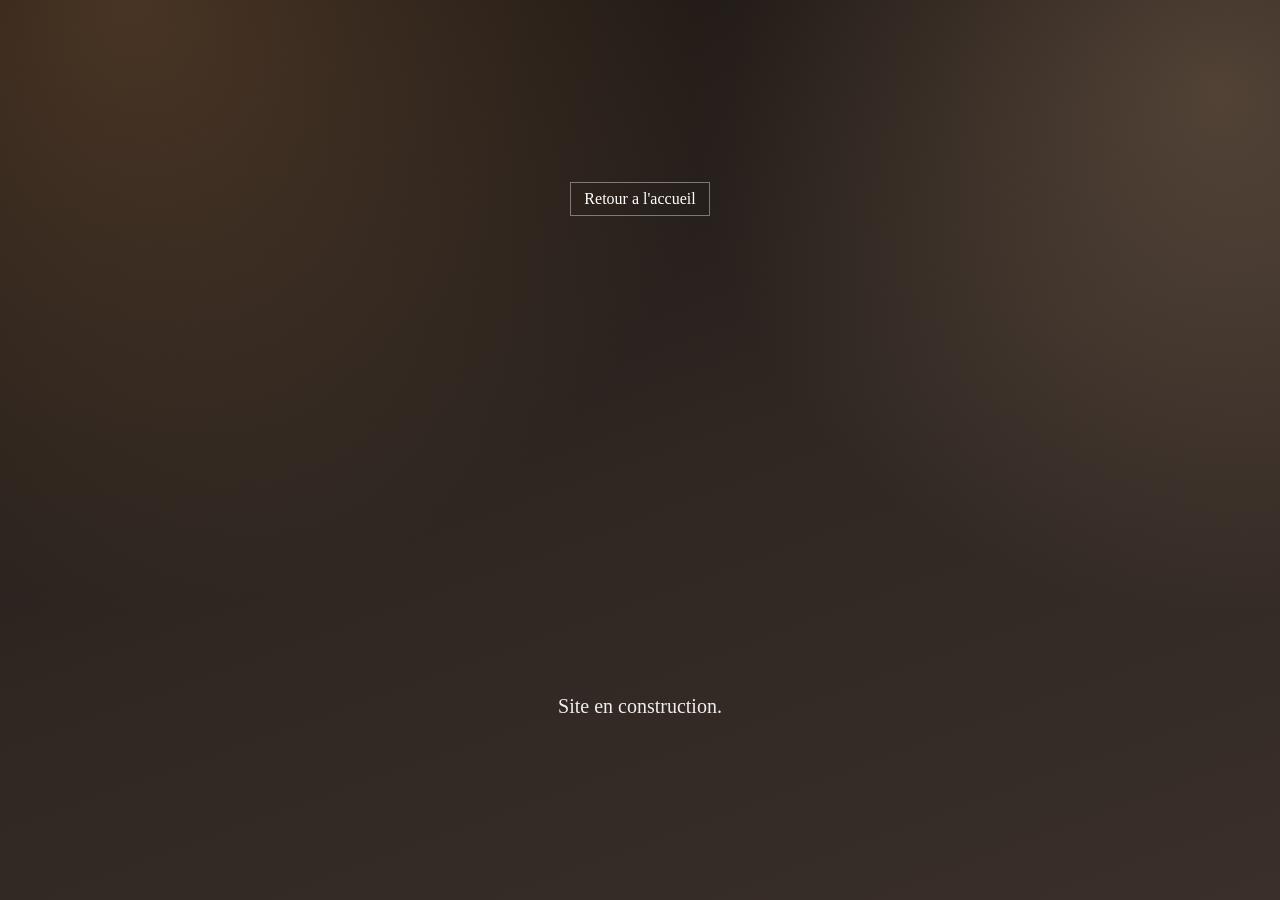
<file: html/under_construction.html>
<!DOCTYPE html><html lang="fr"><head><meta charset="UTF-8"><meta name="viewport" content="width=device-width,initial-scale=1"><meta name="description" content="Page en cours de préparation du portfolio de Bruno Lhomet."><title id="main-under_construction-title">Portfolio en construction | Bruno Lhomet</title><link rel="canonical" href="https://brunolhomet.com/html/under_construction.html"><script type="module" crossorigin src="../assets/underConstruction-Cii-leGy.js"></script><link rel="modulepreload" crossorigin href="../assets/translation-Du7D4PGe.js"><link rel="stylesheet" crossorigin href="../assets/underConstruction-C3NHsRX6.css"></head><body><div class="overlay"></div><main class="content"><div class="card"><a id="main-under_construction-back" class="back-link" href="../index.html"></a><video id="constructionVideo" class="video-player" autoplay muted loop playsinline webkit-playsinline preload="auto"><source src="../assets/under_construction-Cw6N1xPG.mp4" type="video/mp4"></video><p id="main-under_construction-message"></p></div></main></body></html>
</file>
<file: assets/gallery-CDSRCGUn.css>
@font-face{font-family:GFS Didot;src:url(./GFSDidot-Regular-BCwUb7Yq.woff2)format("woff2"),url(./GFSDidot-Regular-Bd7Be6na.woff)format("woff");font-weight:400;font-style:normal;font-display:swap}:root{--bg-deep:#1d1815;--bg-soft:#2a221e;--surface:#14100ec2;--surface-strong:#0c0908eb;--text:#f5efe8;--muted:#d8c9b8;--accent:#c48a57;--accent-2:#e3b58d;--line:#e3b58d4d;--shadow:0 20px 50px #00000073}*{box-sizing:border-box}html,body{width:100%;color:var(--text);background:radial-gradient(circle at 10% 0,#c48a5747,#0000 42%),radial-gradient(circle at 95% 10%,#e3b58d38,#0000 36%),linear-gradient(160deg,#17120f 0%,#2f2722 52%,#3a2f29 100%);min-height:100%;margin:0;padding:0;font-family:GFS Didot,Segoe UI,serif}body{padding:2rem 1.25rem 3rem}.page{width:min(1200px,100%);margin:0 auto}.topbar{border-bottom:1px solid var(--line);justify-content:space-between;align-items:center;gap:1rem;margin-bottom:1.4rem;padding-bottom:1rem;animation:.5s fadeDown;display:flex}h1{letter-spacing:.04em;margin:0;font-size:clamp(1.5rem,3.5vw,2.3rem);font-weight:400}.subtitle{color:var(--muted);margin:.25rem 0 0;font-size:1.05rem}.back-link{color:var(--text);border:1px solid var(--line);white-space:nowrap;background:#0003;padding:.45rem .85rem;text-decoration:none;transition:border-color .18s,color .18s,transform .18s}.back-link:hover,.back-link:focus{border-color:var(--accent-2);color:var(--accent-2);transform:translateY(-1px)}.gallery-grid{grid-template-columns:repeat(auto-fill,minmax(220px,1fr));gap:1rem;animation:.62s fadeUp;display:grid}.gallery-parts{gap:1.5rem;display:grid}.gallery-part{padding-top:.25rem}.gallery-part-title{border-bottom:1px solid var(--line);letter-spacing:.05em;color:var(--accent-2);margin:0 0 .8rem;padding-bottom:.35rem;font-size:1.2rem;font-weight:400}.gallery-part-subtitle{letter-spacing:.05em;color:var(--accent-2);opacity:.88;margin:-.25rem 0 .95rem;font-size:.95rem;font-weight:400}.gallery-part-subtitle a,.gallery-part-subtitle a:visited{color:inherit;text-decoration:underline}.gallery-part-subtitle a:hover,.gallery-part-subtitle a:focus{color:inherit}.thumb-btn{background:var(--surface);cursor:pointer;aspect-ratio:1;box-shadow:var(--shadow);text-align:left;border:1px solid #ffffff1a;border-radius:0;margin:0;padding:0;transition:transform .22s,border-color .22s;position:relative;overflow:hidden}.thumb-btn:hover,.thumb-btn:focus{border-color:var(--accent);outline:none;transform:translateY(-3px)}.thumb-btn img{object-fit:cover;filter:saturate(.95);width:100%;height:100%;transition:transform .38s,filter .38s;display:block}.thumb-btn:hover img,.thumb-btn:focus img{filter:saturate(1.1);transform:scale(1.05)}.thumb-label{color:#f2e8de;letter-spacing:.04em;background:linear-gradient(#0000,#000000bf);padding:.5rem .7rem;font-size:.95rem;position:absolute;bottom:0;left:0;right:0}.lightbox{z-index:2000;background:#080706f5;padding:1rem;display:none;position:fixed;inset:0}.lightbox.is-open{grid-template-rows:auto 1fr auto;gap:.8rem;animation:.22s fadeIn;display:grid}.lightbox-header{color:var(--muted);border-bottom:1px solid #ffffff24;justify-content:space-between;align-items:center;padding:.4rem .2rem;display:flex}.lightbox-hint{font-size:.95rem}.lightbox-actions{gap:.5rem;display:inline-flex}.fullscreen-btn{min-width:8.8rem}.close-btn{color:var(--text);border:1px solid var(--line);cursor:pointer;font:inherit;background:0 0;padding:.35rem .8rem}.icon-btn{place-items:center;width:42px;height:38px;padding:0;display:inline-grid}.icon{font-size:1.2rem;line-height:1}.icon-expand:before{content:"⛶"}.fullscreen-btn.is-fullscreen .icon-expand:before{content:"⤢"}.icon-close:before{content:"×";font-size:1.45rem}.sr-only{clip:rect(0, 0, 0, 0);white-space:nowrap;border:0;width:1px;height:1px;margin:-1px;padding:0;position:absolute;overflow:hidden}.close-btn:hover,.close-btn:focus{border-color:var(--accent-2);color:var(--accent-2);outline:none}.zoom-btn{font-size:1.4rem}.zoom-btn:disabled{opacity:.4;cursor:default}.slider-wrap{grid-template-columns:auto 1fr auto;align-items:center;gap:.7rem;min-height:0;display:grid}.nav-btn{border:1px solid var(--line);color:var(--text);cursor:pointer;background:#00000040;width:44px;height:44px;font-size:1.3rem}.nav-btn:hover,.nav-btn:focus{border-color:var(--accent);color:var(--accent-2);outline:none}.slider{scroll-snap-type:x mandatory;scroll-behavior:auto;background:var(--surface-strong);border:1px solid #ffffff1f;gap:0;width:100%;height:100%;display:flex;overflow:auto hidden}.slider.is-zoomed{scroll-snap-type:none}.slide{scroll-snap-align:center;place-items:center;min-width:100%;margin:0;display:grid;position:relative}.slide img{object-fit:contain;cursor:zoom-in;background:#0f0c0a;width:auto;max-width:100%;max-height:min(73vh,880px);display:block}.slider.is-zoomed .slide img{cursor:grab;touch-action:none}.slider.is-zoomed .slide img:active{cursor:grabbing}.caption{color:var(--muted);text-align:center;letter-spacing:.03em;min-height:1.3rem;margin-top:.65rem}.counter{color:var(--muted);text-align:right;padding-right:.25rem;font-size:.95rem}.note{color:var(--muted);opacity:.9;margin-top:1rem;font-size:.95rem}@keyframes fadeDown{0%{opacity:0;transform:translateY(-10px)}to{opacity:1;transform:translateY(0)}}@keyframes fadeUp{0%{opacity:0;transform:translateY(14px)}to{opacity:1;transform:translateY(0)}}@keyframes fadeIn{0%{opacity:0}to{opacity:1}}@media (width<=760px){body{padding:1rem .75rem 2rem}.topbar{flex-direction:column;align-items:flex-start}.gallery-grid{grid-template-columns:repeat(2,minmax(0,1fr));gap:.7rem}.gallery-parts{gap:1.15rem}.gallery-part-title{margin-bottom:.6rem;font-size:1.05rem}.slider-wrap{grid-template-columns:1fr}.nav-btn{display:none}.slide img{max-height:72vh}.lightbox-hint{font-size:.87rem}.fullscreen-btn{min-width:0}}
</file>
<file: assets/underConstruction-C3NHsRX6.css>
:root{--text:#fff;--line:#fff6;--accent:#d0a34d}*{box-sizing:border-box;margin:0;padding:0}html,body{width:100%;color:var(--text);background:radial-gradient(circle at 10% 0,#c48a5747,#0000 42%),radial-gradient(circle at 95% 10%,#e3b58d38,#0000 36%),linear-gradient(160deg,#17120f 0%,#2f2722 52%,#3a2f29 100%);min-height:100%;margin:0;padding:0;font-family:GFS Didot,Segoe UI,serif;overflow:auto}.overlay{z-index:1;background:0 0;position:fixed;inset:0}.content{text-align:center;z-index:2;flex-direction:column;justify-content:center;align-items:center;min-height:100vh;padding:2rem 1.25rem;display:flex;position:relative}.back-link{color:var(--text);border:1px solid var(--line);white-space:nowrap;background:#00000005;align-self:flex-start;margin:0 0 1rem;padding:.45rem .85rem;text-decoration:none;transition:border-color .18s,color .18s,transform .18s;display:inline-block}.back-link:hover,.back-link:focus{border-color:var(--accent);color:var(--accent);transform:translateY(-1px)}.card{width:min(92vw,900px)}.video-player{object-fit:contain;width:100%;max-height:58vh;box-shadow:none;background:0 0;border:none}h1{letter-spacing:.04em;text-shadow:0 6px 24px #00000059;font-size:clamp(1.8rem,4vw,3rem);font-weight:700}p{opacity:.92;margin-top:.6rem;font-size:clamp(1rem,2vw,1.25rem)}
</file>
